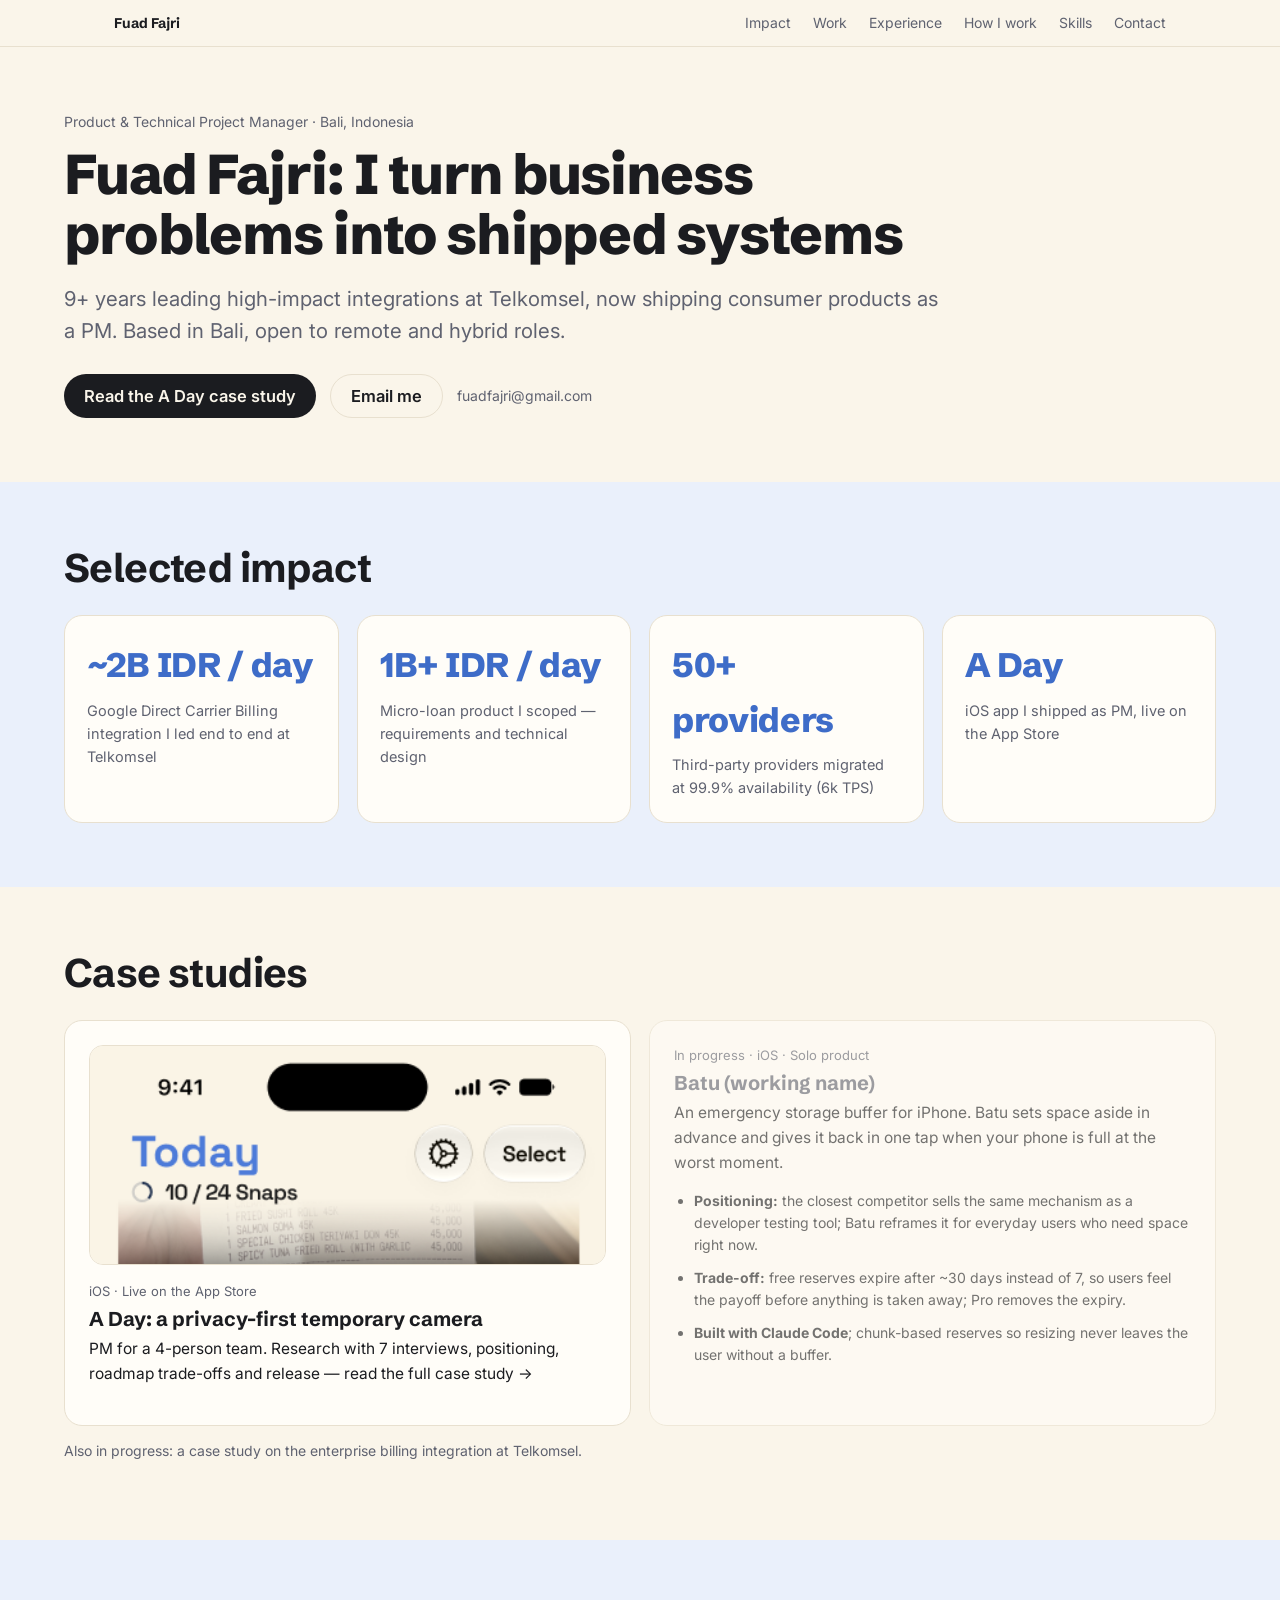
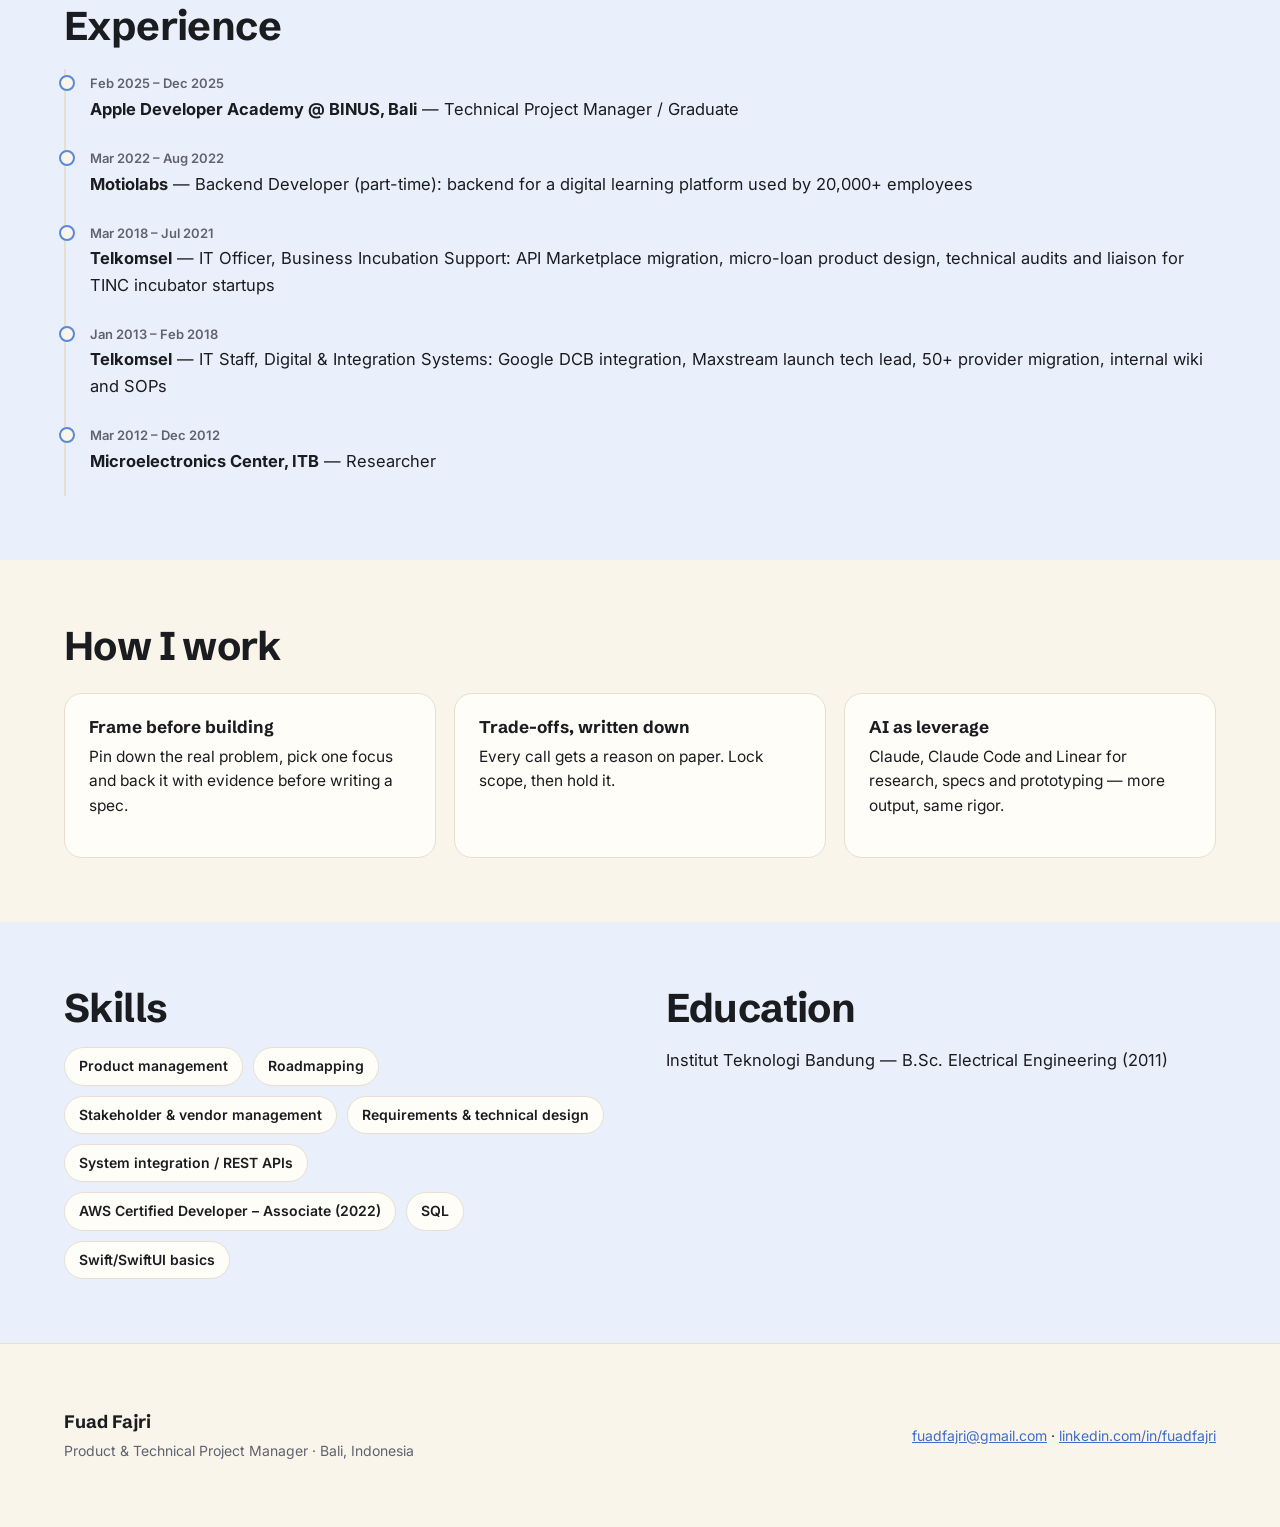
<file: index.html>
<!DOCTYPE html>
<html lang="en">
<head>
<meta charset="utf-8">
<meta name="viewport" content="width=device-width, initial-scale=1">
<title>Fuad Fajri — Product &amp; Technical Project Manager</title>
<meta name="description" content="Product &amp; Technical Project Manager with 9+ years leading high-impact integrations at Telkomsel, now shipping consumer products as a PM. Based in Bali, open to remote and hybrid roles.">
<meta property="og:title" content="Fuad Fajri — Product &amp; Technical Project Manager">
<meta property="og:description" content="Product &amp; Technical Project Manager with 9+ years leading high-impact integrations at Telkomsel, now shipping consumer products as a PM. Based in Bali, open to remote and hybrid roles.">
<meta property="og:image" content="https://fuadfajri.github.io/a-day/shots/today.png">
<meta property="og:type" content="website">
<link rel="preconnect" href="https://fonts.googleapis.com">
<link href="https://fonts.googleapis.com/css2?family=Schibsted+Grotesk:wght@500;700;800&family=Inter:wght@400;500;600&display=swap" rel="stylesheet">
<link rel="stylesheet" href="assets/site.css">
<style>
.stats{display:grid;grid-template-columns:repeat(auto-fit,minmax(min(100%,220px),1fr));gap:18px;margin-top:26px}
.skills{display:flex;flex-wrap:wrap;gap:10px;margin-top:18px}
.skills span{font-size:14px;font-weight:600;padding:7px 14px;border-radius:99px;background:var(--card);border:1px solid var(--line)}
.thumb{width:100%;height:auto;border-radius:14px;border:1px solid var(--line);display:block;margin-bottom:16px;max-height:220px;object-fit:cover;object-position:top}
.how{display:grid;grid-template-columns:repeat(auto-fit,minmax(min(100%,260px),1fr));gap:18px;margin-top:26px}
.how .card h3{font-size:17px}
</style>
</head>
<body>

<nav><div class="wrap">
  <b>Fuad Fajri</b>
  <a href="#impact">Impact</a><a href="#work">Work</a><a href="#experience">Experience</a><a href="#how">How I work</a><a href="#skills">Skills</a><a href="#contact">Contact</a>
</div></nav>

<header class="band"><div class="wrap">
  <p class="mute small" style="margin-bottom:10px">Product &amp; Technical Project Manager · Bali, Indonesia</p>
  <h1>Fuad Fajri: I turn business problems into shipped systems</h1>
  <p class="lede">9+ years leading high-impact integrations at Telkomsel, now shipping consumer products as a PM. Based in Bali, open to remote and hybrid roles.</p>
  <div style="display:flex;flex-wrap:wrap;gap:14px;align-items:center">
    <a class="btn" href="a-day/">Read the A Day case study</a>
    <a class="btn ghost" href="mailto:fuadfajri@gmail.com">Email me</a>
    <span class="mute small">fuadfajri@gmail.com</span>
  </div>
</div></header>

<section class="band zone" id="impact"><div class="wrap">
  <h2>Selected impact</h2>
  <div class="stats">
    <div class="stat"><div class="n">~2B IDR / day</div><div class="d">Google Direct Carrier Billing integration I led end to end at Telkomsel</div></div>
    <div class="stat"><div class="n">1B+ IDR / day</div><div class="d">Micro-loan product I scoped — requirements and technical design</div></div>
    <div class="stat"><div class="n">50+ providers</div><div class="d">Third-party providers migrated at 99.9% availability (6k TPS)</div></div>
    <div class="stat"><div class="n">A Day</div><div class="d">iOS app I shipped as PM, live on the App Store</div></div>
  </div>
</div></section>

<section class="band" id="work"><div class="wrap">
  <h2>Case studies</h2>
  <div class="cards">
    <a class="card" href="a-day/" style="text-decoration:none;color:inherit;display:block">
      <img class="thumb" src="a-day/shots/today.png" alt="A Day app screenshot: Today gallery with countdown timers on each photo">
      <div class="k">iOS · Live on the App Store</div>
      <h3>A Day: a privacy-first temporary camera</h3>
      <p>PM for a 4-person team. Research with 7 interviews, positioning, roadmap trade-offs and release — read the full case study →</p>
    </a>
    <div class="card soon">
      <div class="k">In progress · iOS · Solo product</div>
      <h3>Batu (working name)</h3>
      <p>An emergency storage buffer for iPhone. Batu sets space aside in advance and gives it back in one tap when your phone is full at the worst moment.</p>
      <ul class="clean small" style="margin-top:10px">
        <li><b>Positioning:</b> the closest competitor sells the same mechanism as a developer testing tool; Batu reframes it for everyday users who need space right now.</li>
        <li><b>Trade-off:</b> free reserves expire after ~30 days instead of 7, so users feel the payoff before anything is taken away; Pro removes the expiry.</li>
        <li><b>Built with Claude Code</b>; chunk-based reserves so resizing never leaves the user without a buffer.</li>
      </ul>
    </div>
  </div>
  <p class="mute small" style="margin-top:14px">Also in progress: a case study on the enterprise billing integration at Telkomsel.</p>
</div></section>

<section class="band zone" id="experience"><div class="wrap">
  <h2>Experience</h2>
  <ol class="tl">
    <li><span class="d">Feb 2025 – Dec 2025</span><br><b>Apple Developer Academy @ BINUS, Bali</b> — Technical Project Manager / Graduate</li>
    <li><span class="d">Mar 2022 – Aug 2022</span><br><b>Motiolabs</b> — Backend Developer (part-time): backend for a digital learning platform used by 20,000+ employees</li>
    <li><span class="d">Mar 2018 – Jul 2021</span><br><b>Telkomsel</b> — IT Officer, Business Incubation Support: API Marketplace migration, micro-loan product design, technical audits and liaison for TINC incubator startups</li>
    <li><span class="d">Jan 2013 – Feb 2018</span><br><b>Telkomsel</b> — IT Staff, Digital &amp; Integration Systems: Google DCB integration, Maxstream launch tech lead, 50+ provider migration, internal wiki and SOPs</li>
    <li><span class="d">Mar 2012 – Dec 2012</span><br><b>Microelectronics Center, ITB</b> — Researcher</li>
  </ol>
</div></section>

<section class="band" id="how"><div class="wrap">
  <h2>How I work</h2>
  <div class="how">
    <div class="card"><h3>Frame before building</h3><p>Pin down the real problem, pick one focus and back it with evidence before writing a spec.</p></div>
    <div class="card"><h3>Trade-offs, written down</h3><p>Every call gets a reason on paper. Lock scope, then hold it.</p></div>
    <div class="card"><h3>AI as leverage</h3><p>Claude, Claude Code and Linear for research, specs and prototyping — more output, same rigor.</p></div>
  </div>
</div></section>

<section class="band zone" id="skills"><div class="wrap two">
  <div>
    <h2>Skills</h2>
    <div class="skills">
      <span>Product management</span><span>Roadmapping</span><span>Stakeholder &amp; vendor management</span>
      <span>Requirements &amp; technical design</span><span>System integration / REST APIs</span>
      <span>AWS Certified Developer – Associate (2022)</span><span>SQL</span><span>Swift/SwiftUI basics</span>
    </div>
  </div>
  <div>
    <h2>Education</h2>
    <p>Institut Teknologi Bandung — B.Sc. Electrical Engineering (2011)</p>
  </div>
</div></section>

<footer class="band" id="contact"><div class="wrap">
  <div><b style="font-family:'Schibsted Grotesk';font-size:18px">Fuad Fajri</b><br><span class="mute small">Product &amp; Technical Project Manager · Bali, Indonesia</span></div>
  <div class="small"><a href="mailto:fuadfajri@gmail.com">fuadfajri@gmail.com</a> · <a href="https://linkedin.com/in/fuadfajri/">linkedin.com/in/fuadfajri</a></div>
</div></footer>

</body>
</html>
</file>
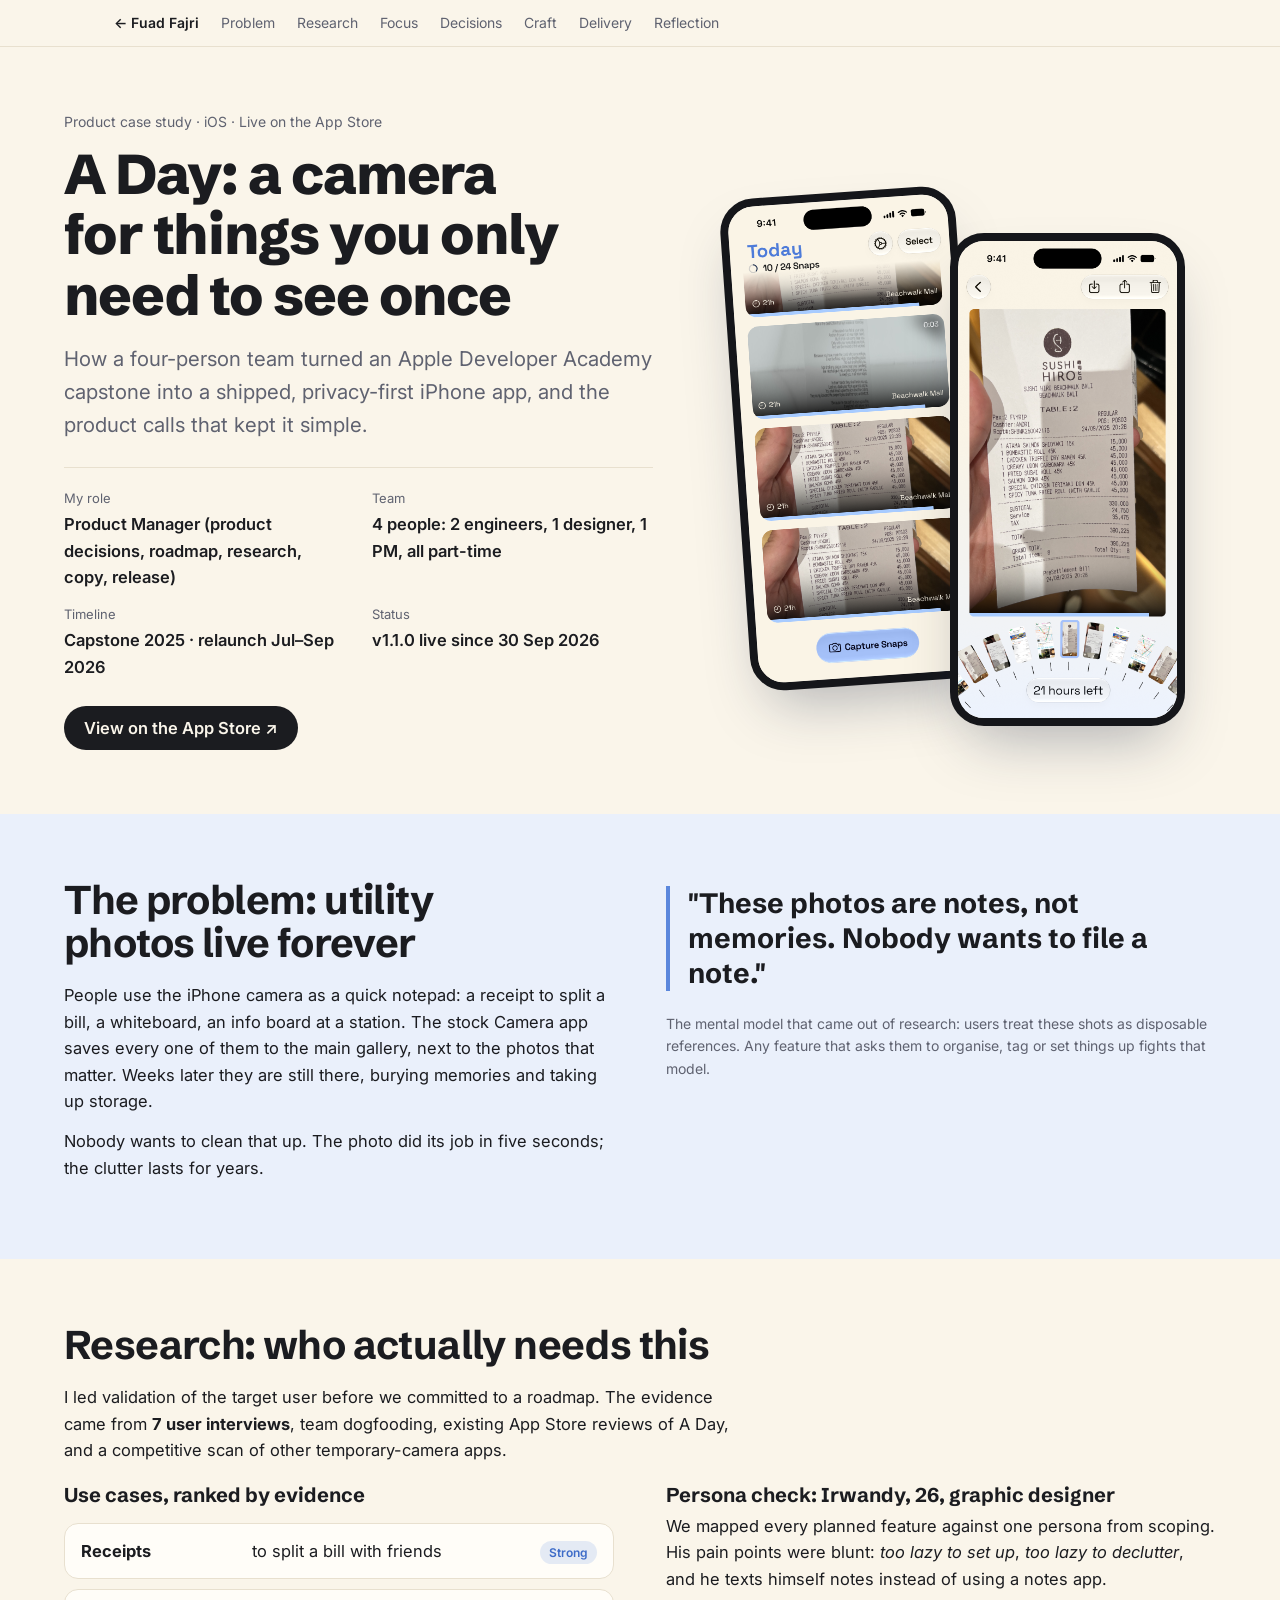
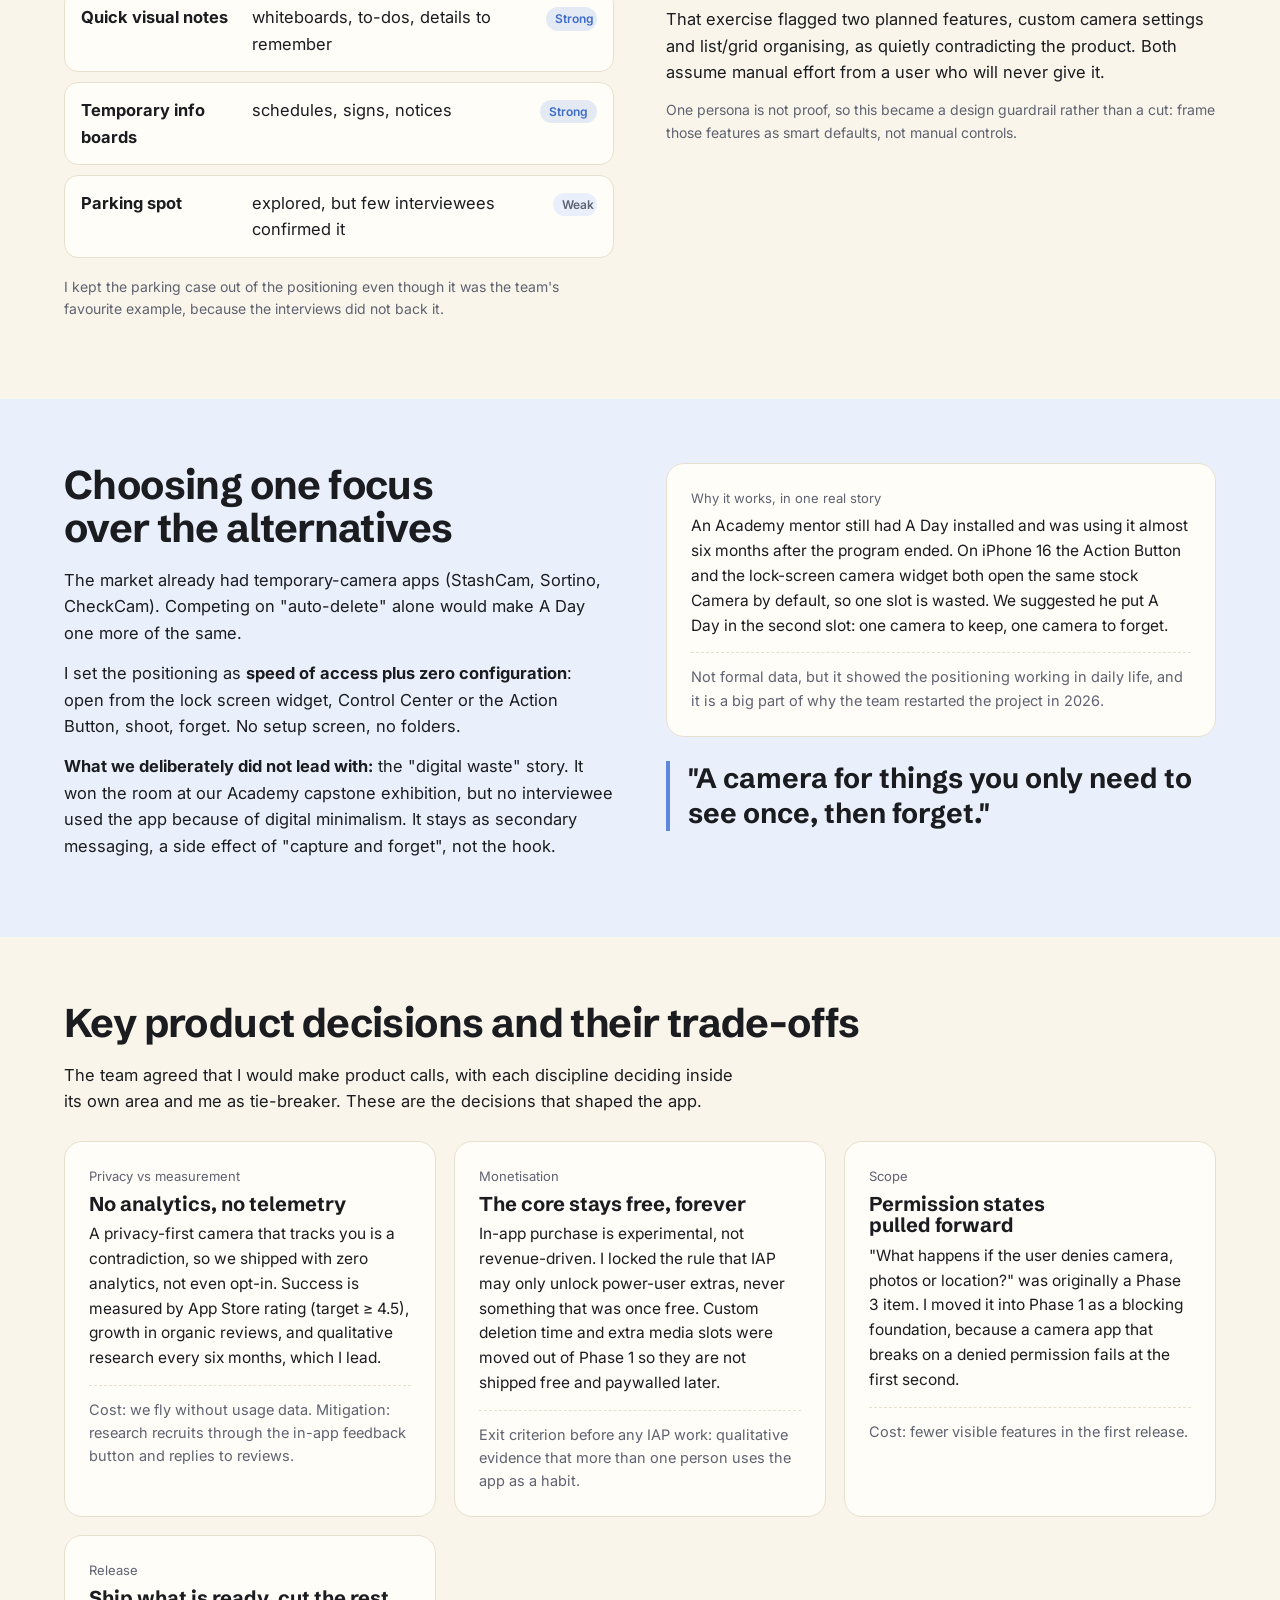
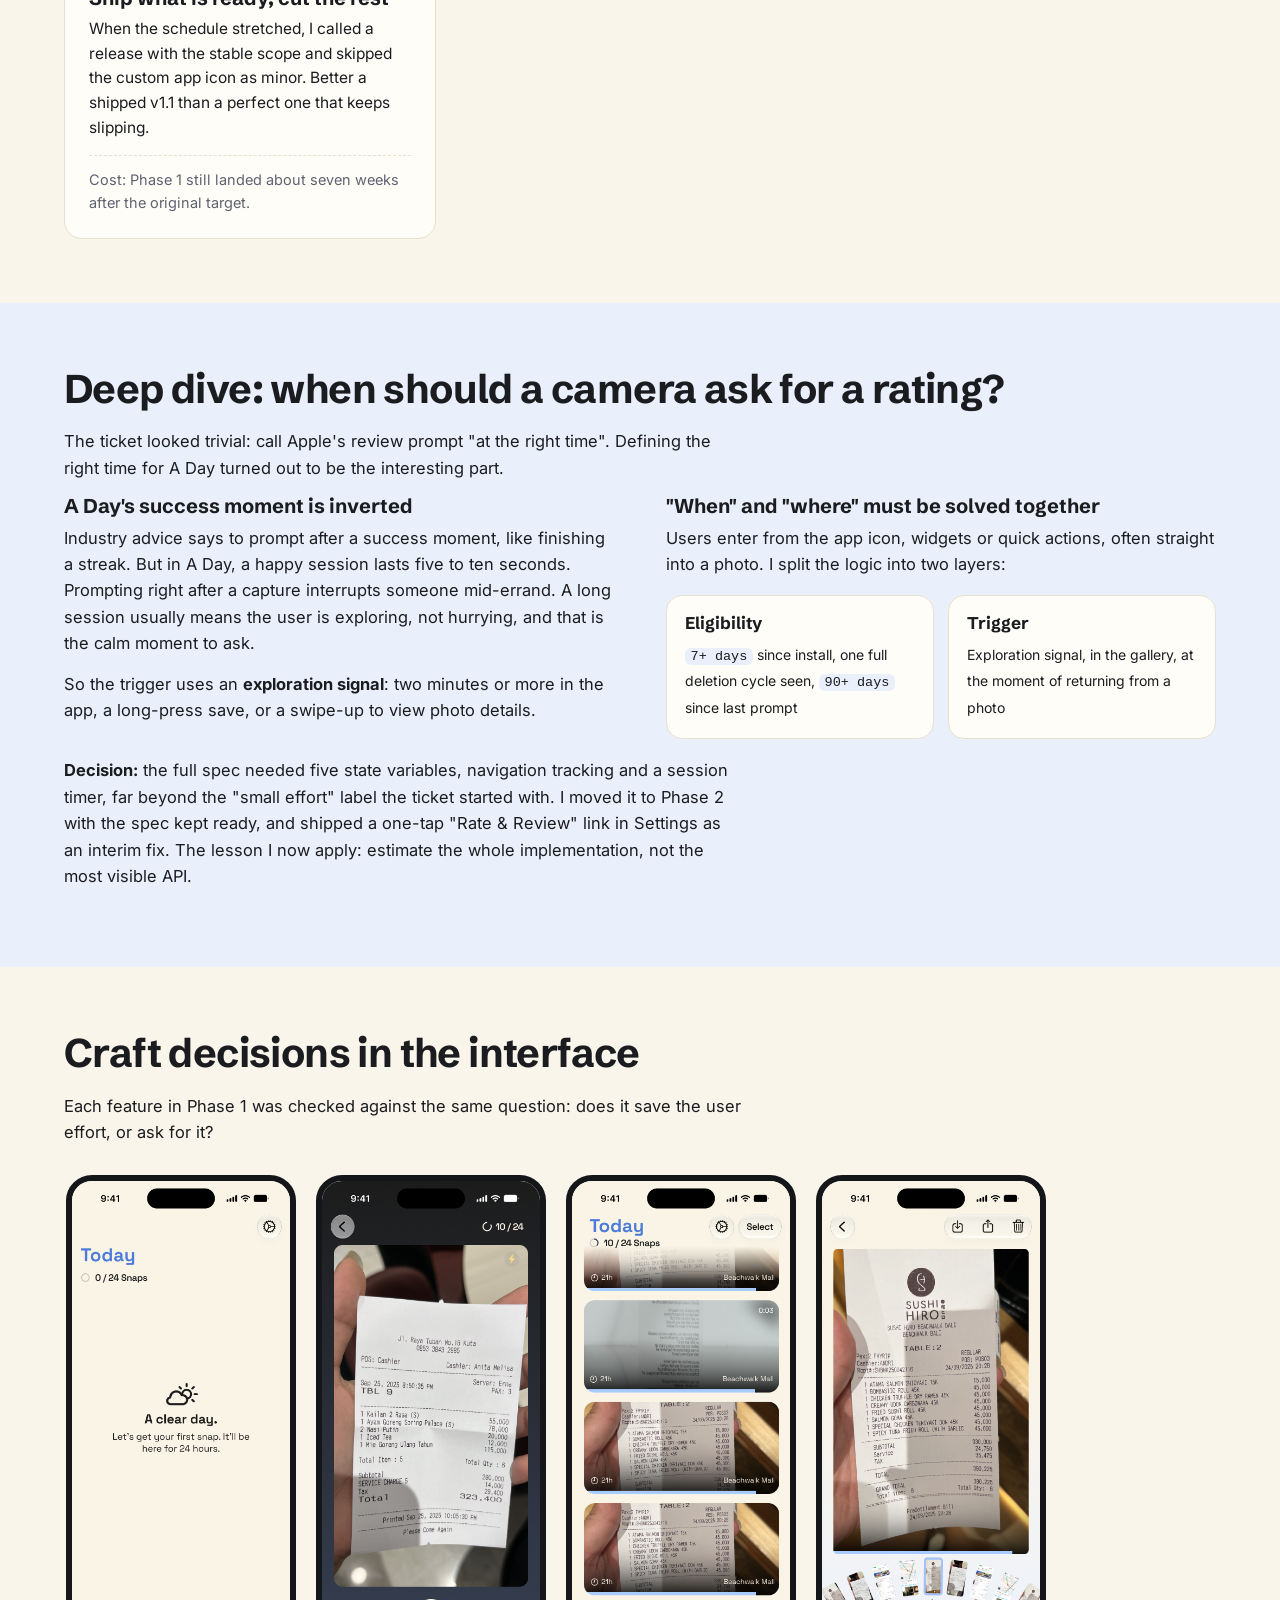
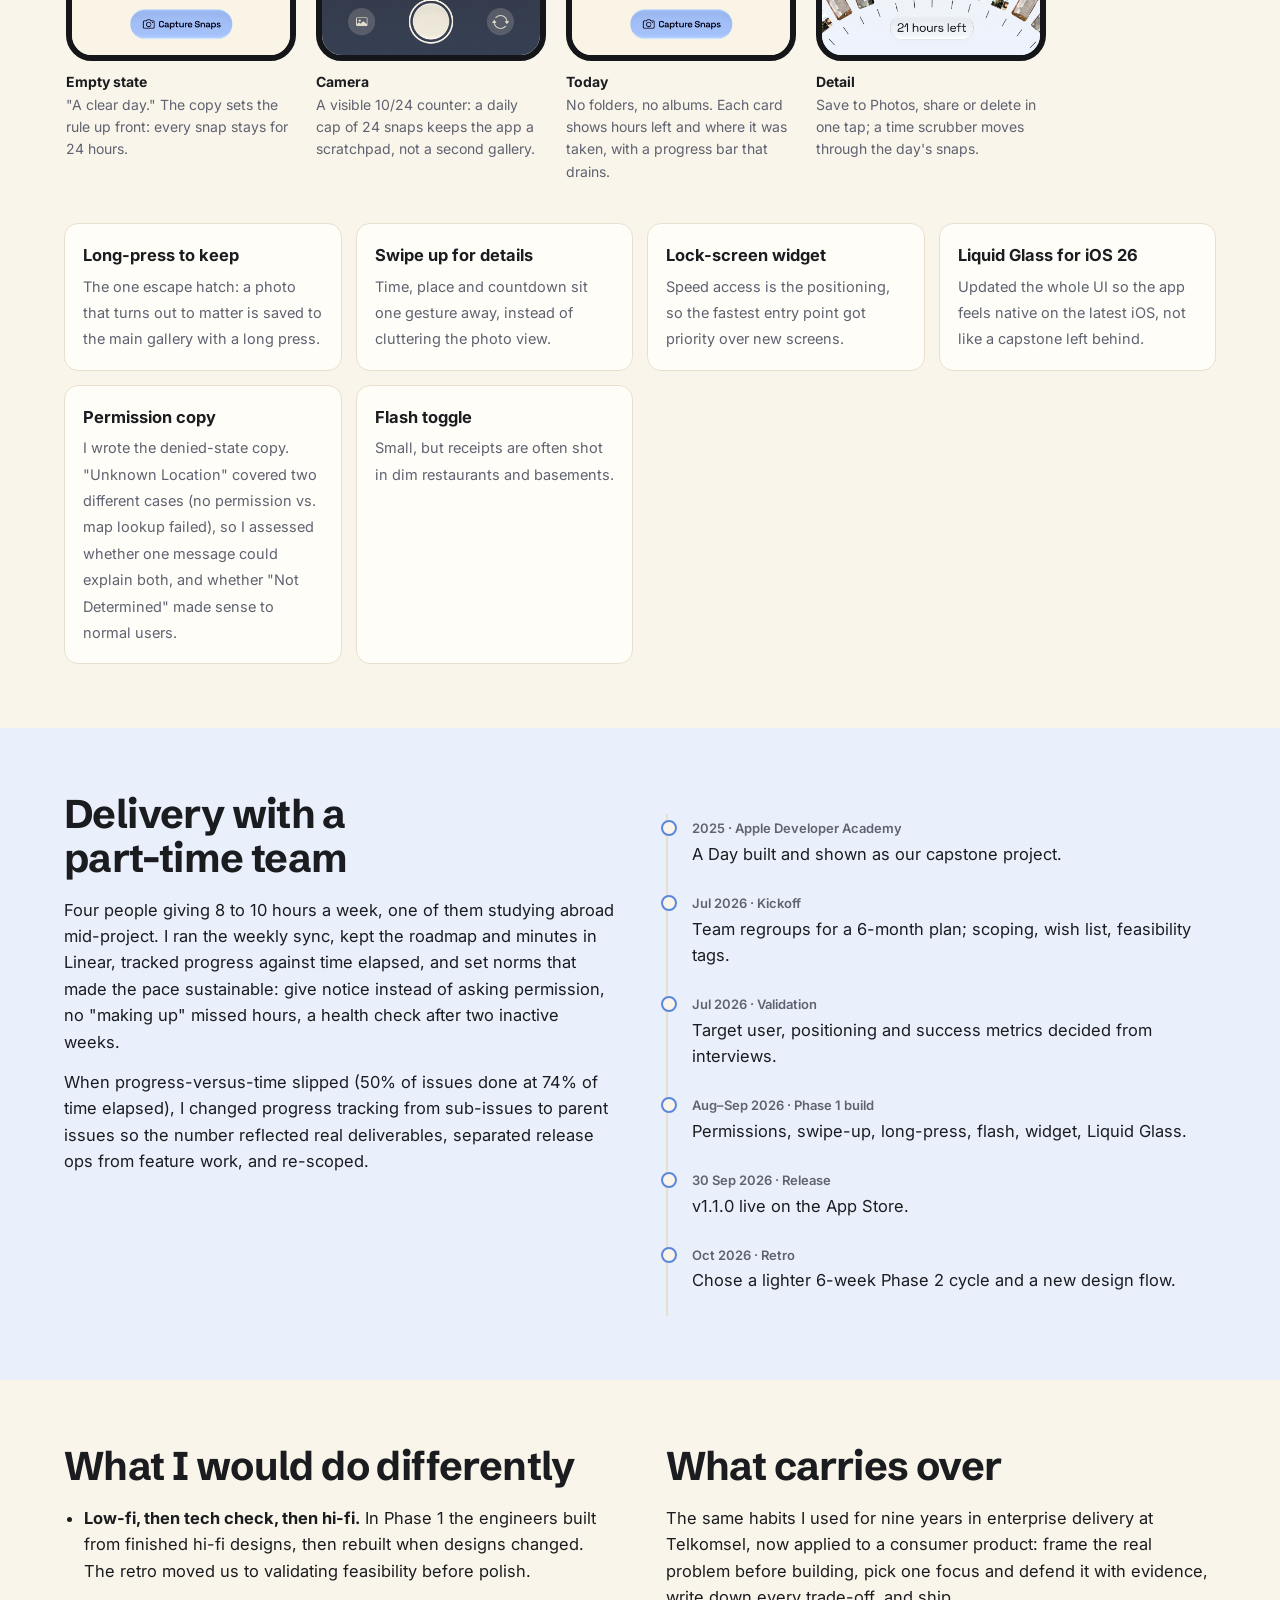
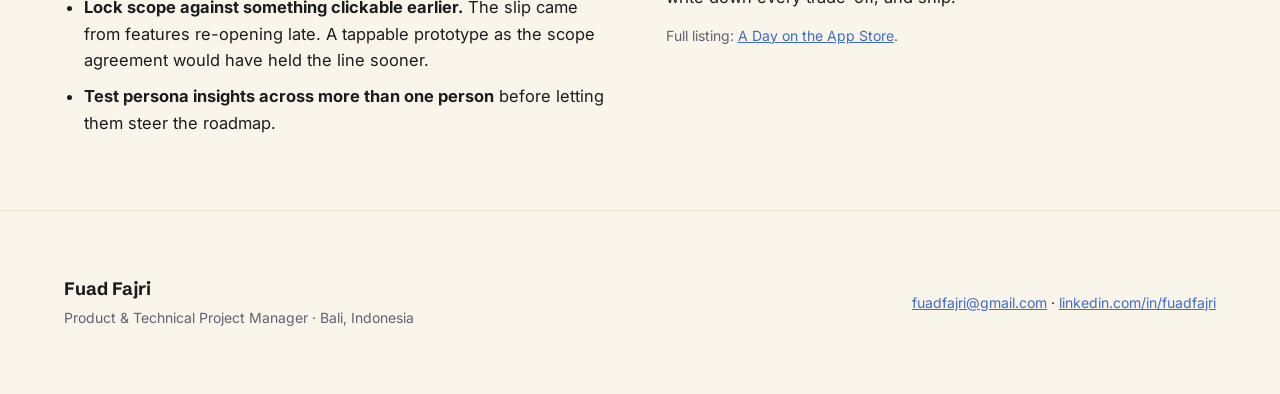
<file: a-day/index.html>
<!DOCTYPE html>
<html lang="en">
<head>
<meta charset="utf-8">
<meta name="viewport" content="width=device-width, initial-scale=1">
<title>A Day — Product Case Study by Fuad Fajri</title>
<meta name="description" content="How a four-person team turned an Apple Developer Academy capstone into a shipped, privacy-first iPhone app — research, positioning, trade-offs and release, told from the PM seat.">
<meta property="og:title" content="A Day — Product Case Study by Fuad Fajri">
<meta property="og:description" content="How a four-person team turned an Apple Developer Academy capstone into a shipped, privacy-first iPhone app — research, positioning, trade-offs and release, told from the PM seat.">
<meta property="og:image" content="https://fuadfajri.github.io/a-day/shots/today.png">
<meta property="og:type" content="website">
<link rel="preconnect" href="https://fonts.googleapis.com">
<link href="https://fonts.googleapis.com/css2?family=Schibsted+Grotesk:wght@500;700;800&family=Inter:wght@400;500;600&display=swap" rel="stylesheet">
<link rel="stylesheet" href="../assets/site.css">
<script>new MutationObserver(()=>{for(const c of document.querySelectorAll('.stack td:not([data-l])')){let i=0,p=c;while(p=p.previousElementSibling)i+=p.colSpan;c.dataset.l=c.closest('table').rows[0].cells[i]?.textContent||''}}).observe(document,{childList:true,subtree:true})</script>
</head>
<body>

<nav><div class="wrap">
  <a class="home" href="../">← Fuad Fajri</a>
  <a href="#problem">Problem</a><a href="#research">Research</a><a href="#focus">Focus</a><a href="#decisions">Decisions</a><a href="#craft">Craft</a><a href="#delivery">Delivery</a><a href="#reflection">Reflection</a>
</div></nav>

<header class="band"><div class="wrap hero">
  <div>
    <p class="mute small" style="margin-bottom:10px">Product case study · iOS · Live on the App Store</p>
    <h1>A Day: a camera for things you only need to see once</h1>
    <p class="lede">How a four-person team turned an Apple Developer Academy capstone into a shipped, privacy-first iPhone app, and the product calls that kept it simple.</p>
    <dl class="facts">
      <div><dt>My role</dt><dd>Product Manager (product decisions, roadmap, research, copy, release)</dd></div>
      <div><dt>Team</dt><dd>4 people: 2 engineers, 1 designer, 1 PM, all part-time</dd></div>
      <div><dt>Timeline</dt><dd>Capstone 2025 · relaunch Jul–Sep 2026</dd></div>
      <div><dt>Status</dt><dd>v1.1.0 live since 30 Sep 2026</dd></div>
    </dl>
    <a class="btn" href="https://apps.apple.com/id/app/a-day-temporary-camera/id6754833335?l=id">View on the App Store ↗</a>
  </div>
  <div class="fig phones" aria-label="A Day screenshots: the Today gallery and a photo detail with hours left">
    <img class="ph a" src="shots/today.png" alt="Today gallery with 10 of 24 snaps, each showing hours left and location">
    <img class="ph b" src="shots/detail.png" alt="Photo detail with a time scrubber and 21 hours left">
  </div>
</div></header>

<section class="band zone" id="problem"><div class="wrap two">
  <div>
    <h2>The problem: utility photos live forever</h2>
    <p>People use the iPhone camera as a quick notepad: a receipt to split a bill, a whiteboard, an info board at a station. The stock Camera app saves every one of them to the main gallery, next to the photos that matter. Weeks later they are still there, burying memories and taking up storage.</p>
    <p>Nobody wants to clean that up. The photo did its job in five seconds; the clutter lasts for years.</p>
  </div>
  <div>
    <p class="quote">"These photos are notes, not memories. Nobody wants to file a note."</p>
    <p class="mute small">The mental model that came out of research: users treat these shots as disposable references. Any feature that asks them to organise, tag or set things up fights that model.</p>
  </div>
</div></section>

<section class="band" id="research"><div class="wrap">
  <h2>Research: who actually needs this</h2>
  <p>I led validation of the target user before we committed to a roadmap. The evidence came from <b>7 user interviews</b>, team dogfooding, existing App Store reviews of A Day, and a competitive scan of other temporary-camera apps.</p>
  <div class="two" style="margin-top:20px">
    <div>
      <h3>Use cases, ranked by evidence</h3>
      <div class="uses">
        <div class="use"><b>Receipts</b><span>to split a bill with friends</span><span class="tag s">Strong</span></div>
        <div class="use"><b>Quick visual notes</b><span>whiteboards, to-dos, details to remember</span><span class="tag s">Strong</span></div>
        <div class="use"><b>Temporary info boards</b><span>schedules, signs, notices</span><span class="tag s">Strong</span></div>
        <div class="use"><b>Parking spot</b><span>explored, but few interviewees confirmed it</span><span class="tag">Weak</span></div>
      </div>
      <p class="small mute">I kept the parking case out of the positioning even though it was the team's favourite example, because the interviews did not back it.</p>
    </div>
    <div>
      <h3>Persona check: Irwandy, 26, graphic designer</h3>
      <p>We mapped every planned feature against one persona from scoping. His pain points were blunt: <i>too lazy to set up</i>, <i>too lazy to declutter</i>, and he texts himself notes instead of using a notes app.</p>
      <p>That exercise flagged two planned features, custom camera settings and list/grid organising, as quietly contradicting the product. Both assume manual effort from a user who will never give it.</p>
      <p class="small mute">One persona is not proof, so this became a design guardrail rather than a cut: frame those features as smart defaults, not manual controls.</p>
    </div>
  </div>
</div></section>

<section class="band zone" id="focus"><div class="wrap two">
  <div>
    <h2>Choosing one focus over the alternatives</h2>
    <p>The market already had temporary-camera apps (StashCam, Sortino, CheckCam). Competing on "auto-delete" alone would make A Day one more of the same.</p>
    <p>I set the positioning as <b>speed of access plus zero configuration</b>: open from the lock screen widget, Control Center or the Action Button, shoot, forget. No setup screen, no folders.</p>
    <p><b>What we deliberately did not lead with:</b> the "digital waste" story. It won the room at our Academy capstone exhibition, but no interviewee used the app because of digital minimalism. It stays as secondary messaging, a side effect of "capture and forget", not the hook.</p>
  </div>
  <div>
    <div class="card">
      <div class="k">Why it works, in one real story</div>
      <p>An Academy mentor still had A Day installed and was using it almost six months after the program ended. On iPhone 16 the Action Button and the lock-screen camera widget both open the same stock Camera by default, so one slot is wasted. We suggested he put A Day in the second slot: one camera to keep, one camera to forget.</p>
      <p class="why">Not formal data, but it showed the positioning working in daily life, and it is a big part of why the team restarted the project in 2026.</p>
    </div>
    <p class="quote" style="margin-top:24px">"A camera for things you only need to see once, then forget."</p>
  </div>
</div></section>

<section class="band" id="decisions"><div class="wrap">
  <h2>Key product decisions and their trade-offs</h2>
  <p>The team agreed that I would make product calls, with each discipline deciding inside its own area and me as tie-breaker. These are the decisions that shaped the app.</p>
  <div class="cards">
    <div class="card"><div class="k">Privacy vs measurement</div><h3>No analytics, no telemetry</h3>
      <p>A privacy-first camera that tracks you is a contradiction, so we shipped with zero analytics, not even opt-in. Success is measured by App Store rating (target ≥ 4.5), growth in organic reviews, and qualitative research every six months, which I lead.</p>
      <p class="why">Cost: we fly without usage data. Mitigation: research recruits through the in-app feedback button and replies to reviews.</p></div>
    <div class="card"><div class="k">Monetisation</div><h3>The core stays free, forever</h3>
      <p>In-app purchase is experimental, not revenue-driven. I locked the rule that IAP may only unlock power-user extras, never something that was once free. Custom deletion time and extra media slots were moved out of Phase 1 so they are not shipped free and paywalled later.</p>
      <p class="why">Exit criterion before any IAP work: qualitative evidence that more than one person uses the app as a habit.</p></div>
    <div class="card"><div class="k">Scope</div><h3>Permission states pulled forward</h3>
      <p>"What happens if the user denies camera, photos or location?" was originally a Phase 3 item. I moved it into Phase 1 as a blocking foundation, because a camera app that breaks on a denied permission fails at the first second.</p>
      <p class="why">Cost: fewer visible features in the first release.</p></div>
    <div class="card"><div class="k">Release</div><h3>Ship what is ready, cut the rest</h3>
      <p>When the schedule stretched, I called a release with the stable scope and skipped the custom app icon as minor. Better a shipped v1.1 than a perfect one that keeps slipping.</p>
      <p class="why">Cost: Phase 1 still landed about seven weeks after the original target.</p></div>
  </div>
</div></section>

<section class="band zone"><div class="wrap">
  <h2>Deep dive: when should a camera ask for a rating?</h2>
  <p>The ticket looked trivial: call Apple's review prompt "at the right time". Defining the right time for A Day turned out to be the interesting part.</p>
  <div class="two" style="margin-top:8px">
    <div>
      <h3>A Day's success moment is inverted</h3>
      <p>Industry advice says to prompt after a success moment, like finishing a streak. But in A Day, a happy session lasts five to ten seconds. Prompting right after a capture interrupts someone mid-errand. A long session usually means the user is exploring, not hurrying, and that is the calm moment to ask.</p>
      <p>So the trigger uses an <b>exploration signal</b>: two minutes or more in the app, a long-press save, or a swipe-up to view photo details.</p>
    </div>
    <div>
      <h3>"When" and "where" must be solved together</h3>
      <p>Users enter from the app icon, widgets or quick actions, often straight into a photo. I split the logic into two layers:</p>
      <div class="layers">
        <div class="layer"><h3>Eligibility</h3><span class="small"><code>7+ days</code> since install, one full deletion cycle seen, <code>90+ days</code> since last prompt</span></div>
        <div class="layer"><h3>Trigger</h3><span class="small">Exploration signal, in the gallery, at the moment of returning from a photo</span></div>
      </div>
    </div>
  </div>
  <p><b>Decision:</b> the full spec needed five state variables, navigation tracking and a session timer, far beyond the "small effort" label the ticket started with. I moved it to Phase 2 with the spec kept ready, and shipped a one-tap "Rate &amp; Review" link in Settings as an interim fix. The lesson I now apply: estimate the whole implementation, not the most visible API.</p>
</div></section>

<section class="band" id="craft"><div class="wrap">
  <h2>Craft decisions in the interface</h2>
  <p>Each feature in Phase 1 was checked against the same question: does it save the user effort, or ask for it?</p>
  <div class="strip" tabindex="0" aria-label="App screenshots, scroll sideways">
    <figure><img src="shots/empty.png" alt="Empty state: A clear day"><figcaption><b>Empty state</b>"A clear day." The copy sets the rule up front: every snap stays for 24 hours.</figcaption></figure>
    <figure><img src="shots/camera.png" alt="Camera view with 10 of 24 counter and flash"><figcaption><b>Camera</b>A visible 10/24 counter: a daily cap of 24 snaps keeps the app a scratchpad, not a second gallery.</figcaption></figure>
    <figure><img src="shots/today.png" alt="Today gallery"><figcaption><b>Today</b>No folders, no albums. Each card shows hours left and where it was taken, with a progress bar that drains.</figcaption></figure>
    <figure><img src="shots/detail.png" alt="Photo detail with time scrubber"><figcaption><b>Detail</b>Save to Photos, share or delete in one tap; a time scrubber moves through the day's snaps.</figcaption></figure>
  </div>
  <div class="craft">
    <div><b>Long-press to keep</b><span>The one escape hatch: a photo that turns out to matter is saved to the main gallery with a long press.</span></div>
    <div><b>Swipe up for details</b><span>Time, place and countdown sit one gesture away, instead of cluttering the photo view.</span></div>
    <div><b>Lock-screen widget</b><span>Speed access is the positioning, so the fastest entry point got priority over new screens.</span></div>
    <div><b>Liquid Glass for iOS 26</b><span>Updated the whole UI so the app feels native on the latest iOS, not like a capstone left behind.</span></div>
    <div><b>Permission copy</b><span>I wrote the denied-state copy. "Unknown Location" covered two different cases (no permission vs. map lookup failed), so I assessed whether one message could explain both, and whether "Not Determined" made sense to normal users.</span></div>
    <div><b>Flash toggle</b><span>Small, but receipts are often shot in dim restaurants and basements.</span></div>
  </div>
</div></section>

<section class="band zone" id="delivery"><div class="wrap two">
  <div>
    <h2>Delivery with a part-time team</h2>
    <p>Four people giving 8 to 10 hours a week, one of them studying abroad mid-project. I ran the weekly sync, kept the roadmap and minutes in Linear, tracked progress against time elapsed, and set norms that made the pace sustainable: give notice instead of asking permission, no "making up" missed hours, a health check after two inactive weeks.</p>
    <p>When progress-versus-time slipped (50% of issues done at 74% of time elapsed), I changed progress tracking from sub-issues to parent issues so the number reflected real deliverables, separated release ops from feature work, and re-scoped.</p>
  </div>
  <ol class="tl">
    <li><span class="d">2025 · Apple Developer Academy</span><br>A Day built and shown as our capstone project.</li>
    <li><span class="d">Jul 2026 · Kickoff</span><br>Team regroups for a 6-month plan; scoping, wish list, feasibility tags.</li>
    <li><span class="d">Jul 2026 · Validation</span><br>Target user, positioning and success metrics decided from interviews.</li>
    <li><span class="d">Aug–Sep 2026 · Phase 1 build</span><br>Permissions, swipe-up, long-press, flash, widget, Liquid Glass.</li>
    <li><span class="d">30 Sep 2026 · Release</span><br>v1.1.0 live on the App Store.</li>
    <li><span class="d">Oct 2026 · Retro</span><br>Chose a lighter 6-week Phase 2 cycle and a new design flow.</li>
  </ol>
</div></section>

<section class="band" id="reflection"><div class="wrap two">
  <div>
    <h2>What I would do differently</h2>
    <ul class="clean">
      <li><b>Low-fi, then tech check, then hi-fi.</b> In Phase 1 the engineers built from finished hi-fi designs, then rebuilt when designs changed. The retro moved us to validating feasibility before polish.</li>
      <li><b>Lock scope against something clickable earlier.</b> The slip came from features re-opening late. A tappable prototype as the scope agreement would have held the line sooner.</li>
      <li><b>Test persona insights across more than one person</b> before letting them steer the roadmap.</li>
    </ul>
  </div>
  <div>
    <h2>What carries over</h2>
    <p>The same habits I used for nine years in enterprise delivery at Telkomsel, now applied to a consumer product: frame the real problem before building, pick one focus and defend it with evidence, write down every trade-off, and ship.</p>
    <p class="mute small">Full listing: <a href="https://apps.apple.com/id/app/a-day-temporary-camera/id6754833335?l=id">A Day on the App Store</a>.</p>
  </div>
</div></section>

<footer class="band"><div class="wrap">
  <div><b style="font-family:'Schibsted Grotesk';font-size:18px">Fuad Fajri</b><br><span class="mute small">Product &amp; Technical Project Manager · Bali, Indonesia</span></div>
  <div class="small"><a href="mailto:fuadfajri@gmail.com">fuadfajri@gmail.com</a> · <a href="https://linkedin.com/in/fuadfajri/">linkedin.com/in/fuadfajri</a></div>
</div></footer>

</body>
</html>
</file>
<file: assets/site.css>
/* Shared design system: cream ground, Schibsted Grotesk + Inter, card/nav patterns.
   Light-only by design (color-scheme: light) — matches the app's cream look everywhere. */
:root{color-scheme:light;
  --bg:#faf5ea;--ink:#1b1c20;--mute:#5f6270;
  --line:#e8e0cf;--zone:#eaf0fb;--acc:#5b87dc;--acc2:#3e6cc8;
  --card:#fffdf8;--phone:#15161a}
*{box-sizing:border-box;min-width:0}
body{margin:0;background:var(--bg);color:var(--ink);font:16.5px/1.6 Inter,system-ui,sans-serif;overflow-x:clip}
h1,h2,h3{font-family:"Schibsted Grotesk",Inter,sans-serif;line-height:1.08;text-wrap:balance;margin:0}
h1{font-size:clamp(36px,5.4vw,56px);font-weight:800;letter-spacing:-.02em}
h2{font-size:clamp(28px,3.4vw,40px);font-weight:700;letter-spacing:-.015em;margin-bottom:18px}
h3{font-size:20px;font-weight:700;margin-bottom:8px}
p{margin:0 0 14px;max-width:68ch}
a{color:var(--acc2)}
.band{padding:clamp(36px,5vw,80px) max(5vw,16px)}
.wrap{max-width:1180px;margin:0 auto}
.zone{background:var(--zone)}
.mute{color:var(--mute)}
.small{font-size:14px}
nav{position:sticky;top:0;z-index:5;background:rgba(250,245,234,.88);background:color-mix(in srgb,var(--bg) 88%,transparent);backdrop-filter:blur(10px);border-bottom:1px solid var(--line)}
nav .wrap{display:flex;gap:22px;align-items:center;padding:12px max(5vw,16px);overflow-x:auto;white-space:nowrap;font-size:14px}
nav a{color:var(--mute);text-decoration:none;flex:none}nav a:hover{color:var(--ink)}
nav b{font-family:"Schibsted Grotesk";color:var(--ink);margin-right:auto;flex:none}
nav .home{color:var(--ink);font-weight:600}
@media(max-width:900px){nav{position:static}}
html{scroll-padding-top:72px;scroll-behavior:smooth}
.hero{display:grid;grid-template-columns:minmax(0,1.15fr) minmax(0,1fr);gap:clamp(24px,4vw,64px);align-items:center}
.lede{font-size:clamp(18px,1.6vw,21px);color:var(--mute);margin:18px 0 26px}
.facts{display:grid;grid-template-columns:repeat(2,minmax(0,1fr));gap:14px 28px;border-top:1px solid var(--line);padding-top:20px;margin-bottom:26px}
.facts dt{font-size:13px;color:var(--mute)}.facts dd{margin:2px 0 0;font-weight:600}
.btn{display:inline-flex;align-items:center;gap:8px;min-height:44px;padding:0 20px;border-radius:999px;background:var(--ink);color:var(--bg);font-weight:600;text-decoration:none}
.btn.ghost{background:transparent;color:var(--ink);border:1px solid var(--line)}
.btn:focus-visible,a:focus-visible{outline:3px solid var(--acc);outline-offset:3px}
.fig{position:relative;min-height:440px}
.fig svg{position:absolute;inset:0;width:100%;height:100%}
.phones{min-height:520px}
.ph{position:absolute;width:min(46%,250px);height:auto;border-radius:34px;border:8px solid var(--phone);box-shadow:0 30px 60px -20px rgba(30,40,70,.35);background:var(--phone)}
.ph.a{left:6%;top:4%;transform:rotate(-4deg)}
.ph.b{right:6%;top:12%;transform:rotate(4deg);animation:rise 1s ease-out both}
@keyframes rise{from{opacity:0;transform:translateY(24px)}to{opacity:1;transform:translateY(0)}}
@media(prefers-reduced-motion:reduce){.ph.b{animation:none}html{scroll-behavior:auto}}
.strip{display:flex;gap:20px;overflow-x:auto;scroll-snap-type:x mandatory;padding:8px 2px 18px;margin-top:22px}
.strip figure{flex:0 0 min(70%,230px);margin:0;scroll-snap-align:start}
.strip img{width:100%;height:auto;border-radius:26px;border:6px solid var(--phone);background:var(--phone);display:block}
.strip figcaption{font-size:14px;color:var(--mute);margin-top:10px}
.strip figcaption b{display:block;color:var(--ink)}
.two{display:grid;grid-template-columns:minmax(0,1fr) minmax(0,1fr);gap:clamp(24px,4vw,56px)}
.quote{font-family:"Schibsted Grotesk";font-size:clamp(22px,2.4vw,28px);font-weight:700;line-height:1.25;border-left:4px solid var(--acc);padding-left:18px;margin:8px 0 22px;max-width:30ch}
.uses{display:grid;gap:10px;margin:18px 0}
.use{display:flex;gap:14px;align-items:baseline;padding:14px 16px;background:var(--card);border:1px solid var(--line);border-radius:14px}
.use b{flex:none;width:9.5em}
.tag{font-size:12px;font-weight:600;padding:2px 9px;border-radius:99px;background:var(--zone);color:var(--mute);white-space:nowrap;margin-left:auto}
.tag.s{background:rgba(91,135,220,.16);background:color-mix(in srgb,var(--acc) 16%,transparent);color:var(--acc2)}
.cards{display:grid;grid-template-columns:repeat(auto-fit,minmax(min(100%,320px),1fr));gap:18px;margin-top:26px}
.card{background:var(--card);border:1px solid var(--line);border-radius:18px;padding:24px}
.card .k{font-size:13px;color:var(--mute);margin-bottom:6px}
.card p{font-size:15.5px}
.card .why{font-size:14.5px;color:var(--mute);border-top:1px dashed var(--line);padding-top:12px;margin:12px 0 0}
.card.soon{opacity:.6}
.card.soon h3{color:var(--mute)}
table{width:100%;border-collapse:collapse;font-size:15px;margin:18px 0}
th,td{text-align:left;padding:12px 10px;border-bottom:1px solid var(--line);vertical-align:top}
th{font-size:13px;color:var(--mute);font-weight:600}
td:first-child{font-weight:600;white-space:nowrap}
.layers{display:grid;grid-template-columns:minmax(0,1fr) minmax(0,1fr);gap:14px;margin:18px 0}
.layer{border-radius:16px;padding:18px;border:1px solid var(--line);background:var(--card)}
.layer h3{font-size:17px}
.layer code{font-size:13.5px;background:var(--zone);padding:1px 6px;border-radius:6px}
.tl{list-style:none;padding:0;margin:22px 0 0;border-left:2px solid var(--line)}
.tl li{position:relative;padding:0 0 22px 24px}
.tl li::before{content:"";position:absolute;left:-7px;top:6px;width:12px;height:12px;border-radius:50%;background:var(--bg);border:2px solid var(--acc)}
.tl .d{font-size:13px;color:var(--mute);font-weight:600}
.craft{display:grid;grid-template-columns:repeat(auto-fit,minmax(min(100%,250px),1fr));gap:14px;margin-top:22px}
.craft div{padding:18px;border-radius:14px;background:var(--card);border:1px solid var(--line)}
.craft b{display:block;margin-bottom:4px}
.craft span{font-size:14.5px;color:var(--mute)}
ul.clean{padding-left:20px;margin:0}ul.clean li{margin-bottom:10px;max-width:66ch}
.stat{background:var(--card);border:1px solid var(--line);border-radius:18px;padding:22px}
.stat .n{font-family:"Schibsted Grotesk";font-size:clamp(26px,3vw,34px);font-weight:800;color:var(--acc2);letter-spacing:-.01em}
.stat .d{font-size:14.5px;color:var(--mute);margin-top:6px}
footer{border-top:1px solid var(--line)}
footer .wrap{display:flex;flex-wrap:wrap;gap:12px 28px;justify-content:space-between;align-items:center}
@media(max-width:820px){.hero,.two,.layers{grid-template-columns:minmax(0,1fr)}.phones{min-height:clamp(380px,110vw,560px)}.ph{width:46%}}
@media(max-width:600px){.use{flex-wrap:wrap}.use b{width:auto}.tag{margin-left:0}.facts{grid-template-columns:minmax(0,1fr)}
  table{font-size:13px}.stack thead{display:none}.stack tr{display:grid;padding-block:10px;border-bottom:1px solid var(--line)}.stack td{display:flow-root;border:0;padding:3px 0;padding-inline-start:7.5em;text-align:start;white-space:normal}.stack td::before{content:attr(data-l);float:inline-start;width:7em;margin-inline-start:-7.5em;color:var(--mute);font-weight:600}}
</file>
